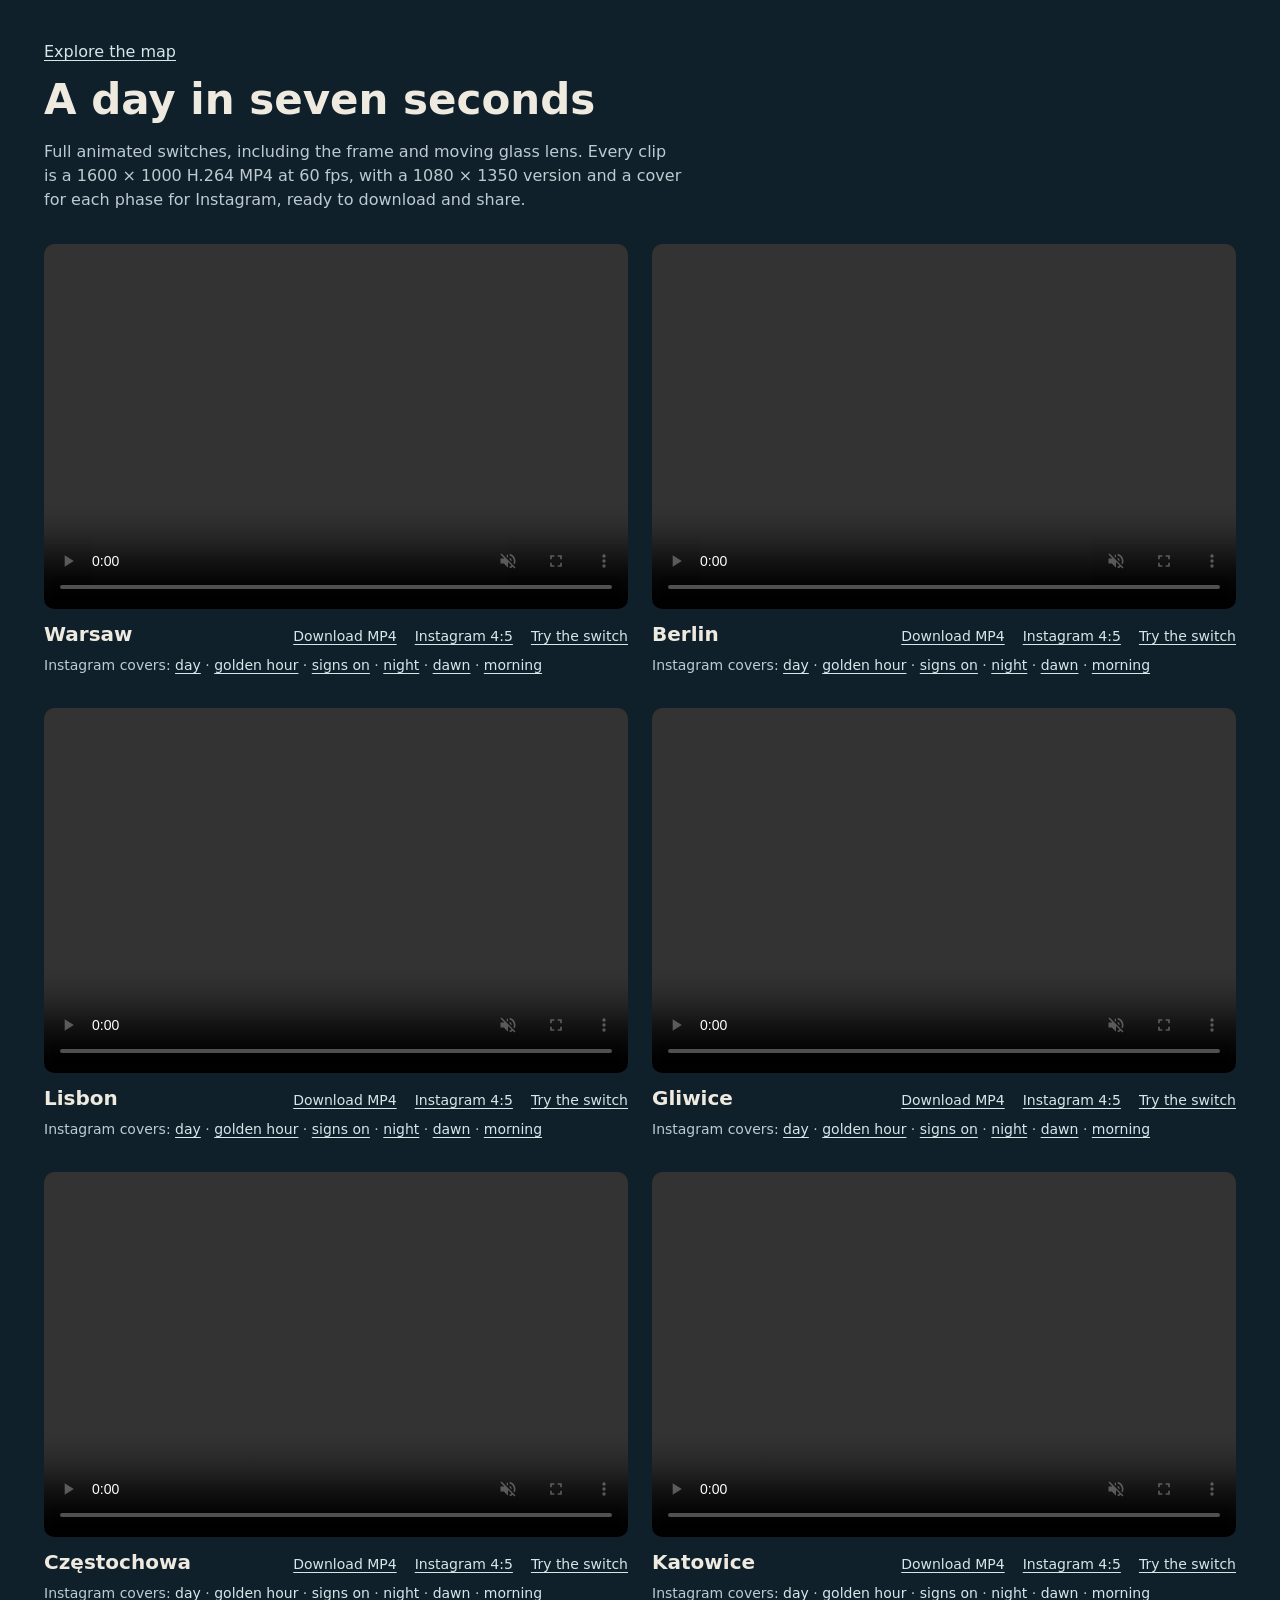
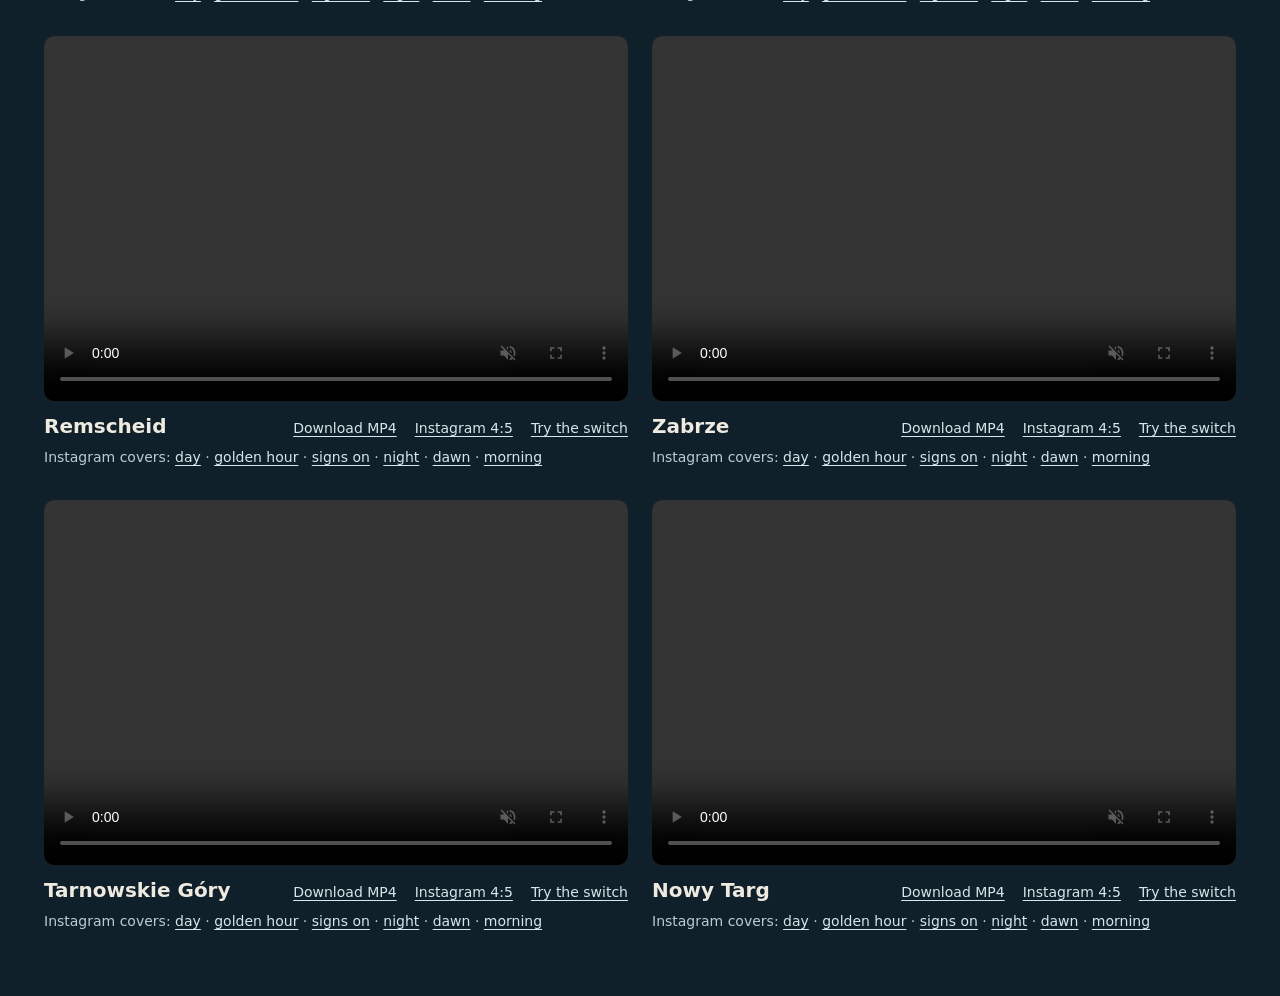
<file: videos.html>
<!doctype html>
<html lang="en">
<head>
<meta charset="utf-8">
<meta name="viewport" content="width=device-width, initial-scale=1">
<title>City switches — 60 fps videos</title>
<meta name="description" content="Seven-second videos of eight animated city switches. Download full-switch recordings in H.264 MP4 at 60 fps.">
<style>
* { box-sizing: border-box; }
body { margin: 0; color: #eeeae0; background: #10202b; font: 16px/1.5 ui-sans-serif, system-ui, sans-serif; }
main { max-width: 1240px; margin: auto; padding: 40px 24px 64px; }
h1 { margin: 12px 0; font-size: clamp(28px, 4vw, 42px); line-height: 1.15; }
header { margin-bottom: 32px; }
header p { color: #bdcbd0; max-width: 640px; }
a { color: #d5e7e8; text-underline-offset: 3px; }
.grid { display: grid; grid-template-columns: repeat(auto-fit, minmax(min(100%, 440px), 1fr)); gap: 32px 24px; }
article { min-width: 0; }
video { display: block; width: 100%; aspect-ratio: 8 / 5; background: #070e13; border-radius: 10px; }
article div { display: flex; gap: 18px; align-items: baseline; flex-wrap: wrap; padding-top: 10px; }
h2 { flex: 1; margin: 0; font-size: 20px; font-weight: 600; }
article a { font-size: 14px; }
.covers { margin: 6px 0 0; font-size: 14px; color: #bdcbd0; }
</style>
</head>
<body>
<main>
<header>
<a href="index.html">Explore the map</a>
<h1>A day in seven seconds</h1>
<p>Full animated switches, including the frame and moving glass lens. Every clip is a 1600 × 1000 H.264 MP4 at 60 fps, with a 1080 × 1350 version and a cover for each phase for Instagram, ready to download and share.</p>
</header>
<div class="grid">
<article>
  <video controls loop muted playsinline preload="metadata" aria-label="Warsaw day and night switch"><source src="https://preacherxp.github.io/warsaw-switch/warsaw-day-night-60fps.mp4" type="video/mp4"></video>
  <div><h2>Warsaw</h2><a href="https://preacherxp.github.io/warsaw-switch/warsaw-day-night-60fps.mp4" download>Download MP4</a><a href="https://preacherxp.github.io/warsaw-switch/warsaw-instagram-4x5-60fps.mp4" download>Instagram 4:5</a><a href="https://preacherxp.github.io/warsaw-switch/">Try the switch</a></div>
  <p class="covers">Instagram covers: <a href="https://preacherxp.github.io/warsaw-switch/warsaw-instagram-cover-1-daytime.jpg" download>day</a> · <a href="https://preacherxp.github.io/warsaw-switch/warsaw-instagram-cover-2-golden-hour.jpg" download>golden hour</a> · <a href="https://preacherxp.github.io/warsaw-switch/warsaw-instagram-cover-3-signs-coming-on.jpg" download>signs on</a> · <a href="https://preacherxp.github.io/warsaw-switch/warsaw-instagram-cover-4-night.jpg" download>night</a> · <a href="https://preacherxp.github.io/warsaw-switch/warsaw-instagram-cover-5-dawn.jpg" download>dawn</a> · <a href="https://preacherxp.github.io/warsaw-switch/warsaw-instagram-cover-6-morning.jpg" download>morning</a></p>
</article>
<article>
  <video controls loop muted playsinline preload="metadata" aria-label="Berlin day and night switch"><source src="https://preacherxp.github.io/berlin-switch/berlin-day-night-60fps.mp4" type="video/mp4"></video>
  <div><h2>Berlin</h2><a href="https://preacherxp.github.io/berlin-switch/berlin-day-night-60fps.mp4" download>Download MP4</a><a href="https://preacherxp.github.io/berlin-switch/berlin-instagram-4x5-60fps.mp4" download>Instagram 4:5</a><a href="https://preacherxp.github.io/berlin-switch/">Try the switch</a></div>
  <p class="covers">Instagram covers: <a href="https://preacherxp.github.io/berlin-switch/berlin-instagram-cover-1-daytime.jpg" download>day</a> · <a href="https://preacherxp.github.io/berlin-switch/berlin-instagram-cover-2-golden-hour.jpg" download>golden hour</a> · <a href="https://preacherxp.github.io/berlin-switch/berlin-instagram-cover-3-signs-coming-on.jpg" download>signs on</a> · <a href="https://preacherxp.github.io/berlin-switch/berlin-instagram-cover-4-night.jpg" download>night</a> · <a href="https://preacherxp.github.io/berlin-switch/berlin-instagram-cover-5-dawn.jpg" download>dawn</a> · <a href="https://preacherxp.github.io/berlin-switch/berlin-instagram-cover-6-morning.jpg" download>morning</a></p>
</article>
<article>
  <video controls loop muted playsinline preload="metadata" aria-label="Lisbon day and night switch"><source src="https://preacherxp.github.io/lisbon-switch/lisbon-day-night-60fps.mp4" type="video/mp4"></video>
  <div><h2>Lisbon</h2><a href="https://preacherxp.github.io/lisbon-switch/lisbon-day-night-60fps.mp4" download>Download MP4</a><a href="https://preacherxp.github.io/lisbon-switch/lisbon-instagram-4x5-60fps.mp4" download>Instagram 4:5</a><a href="https://preacherxp.github.io/lisbon-switch/">Try the switch</a></div>
  <p class="covers">Instagram covers: <a href="https://preacherxp.github.io/lisbon-switch/lisbon-instagram-cover-1-daytime.jpg" download>day</a> · <a href="https://preacherxp.github.io/lisbon-switch/lisbon-instagram-cover-2-golden-hour.jpg" download>golden hour</a> · <a href="https://preacherxp.github.io/lisbon-switch/lisbon-instagram-cover-3-signs-coming-on.jpg" download>signs on</a> · <a href="https://preacherxp.github.io/lisbon-switch/lisbon-instagram-cover-4-night.jpg" download>night</a> · <a href="https://preacherxp.github.io/lisbon-switch/lisbon-instagram-cover-5-dawn.jpg" download>dawn</a> · <a href="https://preacherxp.github.io/lisbon-switch/lisbon-instagram-cover-6-morning.jpg" download>morning</a></p>
</article>
<article>
  <video controls loop muted playsinline preload="metadata" aria-label="Gliwice day and night switch"><source src="https://preacherxp.github.io/gliwice-switch/gliwice-day-night-60fps.mp4" type="video/mp4"></video>
  <div><h2>Gliwice</h2><a href="https://preacherxp.github.io/gliwice-switch/gliwice-day-night-60fps.mp4" download>Download MP4</a><a href="https://preacherxp.github.io/gliwice-switch/gliwice-instagram-4x5-60fps.mp4" download>Instagram 4:5</a><a href="https://preacherxp.github.io/gliwice-switch/">Try the switch</a></div>
  <p class="covers">Instagram covers: <a href="https://preacherxp.github.io/gliwice-switch/gliwice-instagram-cover-1-daytime.jpg" download>day</a> · <a href="https://preacherxp.github.io/gliwice-switch/gliwice-instagram-cover-2-golden-hour.jpg" download>golden hour</a> · <a href="https://preacherxp.github.io/gliwice-switch/gliwice-instagram-cover-3-signs-coming-on.jpg" download>signs on</a> · <a href="https://preacherxp.github.io/gliwice-switch/gliwice-instagram-cover-4-night.jpg" download>night</a> · <a href="https://preacherxp.github.io/gliwice-switch/gliwice-instagram-cover-5-dawn.jpg" download>dawn</a> · <a href="https://preacherxp.github.io/gliwice-switch/gliwice-instagram-cover-6-morning.jpg" download>morning</a></p>
</article>
<article>
  <video controls loop muted playsinline preload="metadata" aria-label="Częstochowa day and night switch"><source src="https://preacherxp.github.io/czestochowa-switch/czestochowa-day-night-60fps.mp4" type="video/mp4"></video>
  <div><h2>Częstochowa</h2><a href="https://preacherxp.github.io/czestochowa-switch/czestochowa-day-night-60fps.mp4" download>Download MP4</a><a href="https://preacherxp.github.io/czestochowa-switch/czestochowa-instagram-4x5-60fps.mp4" download>Instagram 4:5</a><a href="https://preacherxp.github.io/czestochowa-switch/">Try the switch</a></div>
  <p class="covers">Instagram covers: <a href="https://preacherxp.github.io/czestochowa-switch/czestochowa-instagram-cover-1-daytime.jpg" download>day</a> · <a href="https://preacherxp.github.io/czestochowa-switch/czestochowa-instagram-cover-2-golden-hour.jpg" download>golden hour</a> · <a href="https://preacherxp.github.io/czestochowa-switch/czestochowa-instagram-cover-3-signs-coming-on.jpg" download>signs on</a> · <a href="https://preacherxp.github.io/czestochowa-switch/czestochowa-instagram-cover-4-night.jpg" download>night</a> · <a href="https://preacherxp.github.io/czestochowa-switch/czestochowa-instagram-cover-5-dawn.jpg" download>dawn</a> · <a href="https://preacherxp.github.io/czestochowa-switch/czestochowa-instagram-cover-6-morning.jpg" download>morning</a></p>
</article>
<article>
  <video controls loop muted playsinline preload="metadata" aria-label="Katowice day and night switch"><source src="https://preacherxp.github.io/katowice-switch/katowice-day-night-60fps.mp4" type="video/mp4"></video>
  <div><h2>Katowice</h2><a href="https://preacherxp.github.io/katowice-switch/katowice-day-night-60fps.mp4" download>Download MP4</a><a href="https://preacherxp.github.io/katowice-switch/katowice-instagram-4x5-60fps.mp4" download>Instagram 4:5</a><a href="https://preacherxp.github.io/katowice-switch/">Try the switch</a></div>
  <p class="covers">Instagram covers: <a href="https://preacherxp.github.io/katowice-switch/katowice-instagram-cover-1-daytime.jpg" download>day</a> · <a href="https://preacherxp.github.io/katowice-switch/katowice-instagram-cover-2-golden-hour.jpg" download>golden hour</a> · <a href="https://preacherxp.github.io/katowice-switch/katowice-instagram-cover-3-signs-coming-on.jpg" download>signs on</a> · <a href="https://preacherxp.github.io/katowice-switch/katowice-instagram-cover-4-night.jpg" download>night</a> · <a href="https://preacherxp.github.io/katowice-switch/katowice-instagram-cover-5-dawn.jpg" download>dawn</a> · <a href="https://preacherxp.github.io/katowice-switch/katowice-instagram-cover-6-morning.jpg" download>morning</a></p>
</article>
<article>
  <video controls loop muted playsinline preload="metadata" aria-label="Remscheid day and night switch"><source src="https://preacherxp.github.io/remscheid-switch/remscheid-day-night-60fps.mp4" type="video/mp4"></video>
  <div><h2>Remscheid</h2><a href="https://preacherxp.github.io/remscheid-switch/remscheid-day-night-60fps.mp4" download>Download MP4</a><a href="https://preacherxp.github.io/remscheid-switch/remscheid-instagram-4x5-60fps.mp4" download>Instagram 4:5</a><a href="https://preacherxp.github.io/remscheid-switch/">Try the switch</a></div>
  <p class="covers">Instagram covers: <a href="https://preacherxp.github.io/remscheid-switch/remscheid-instagram-cover-1-daytime.jpg" download>day</a> · <a href="https://preacherxp.github.io/remscheid-switch/remscheid-instagram-cover-2-golden-hour.jpg" download>golden hour</a> · <a href="https://preacherxp.github.io/remscheid-switch/remscheid-instagram-cover-3-signs-coming-on.jpg" download>signs on</a> · <a href="https://preacherxp.github.io/remscheid-switch/remscheid-instagram-cover-4-night.jpg" download>night</a> · <a href="https://preacherxp.github.io/remscheid-switch/remscheid-instagram-cover-5-dawn.jpg" download>dawn</a> · <a href="https://preacherxp.github.io/remscheid-switch/remscheid-instagram-cover-6-morning.jpg" download>morning</a></p>
</article>
<article>
  <video controls loop muted playsinline preload="metadata" aria-label="Zabrze day and night switch"><source src="https://preacherxp.github.io/zabrze-switch/zabrze-day-night-60fps.mp4" type="video/mp4"></video>
  <div><h2>Zabrze</h2><a href="https://preacherxp.github.io/zabrze-switch/zabrze-day-night-60fps.mp4" download>Download MP4</a><a href="https://preacherxp.github.io/zabrze-switch/zabrze-instagram-4x5-60fps.mp4" download>Instagram 4:5</a><a href="https://preacherxp.github.io/zabrze-switch/">Try the switch</a></div>
  <p class="covers">Instagram covers: <a href="https://preacherxp.github.io/zabrze-switch/zabrze-instagram-cover-1-daytime.jpg" download>day</a> · <a href="https://preacherxp.github.io/zabrze-switch/zabrze-instagram-cover-2-golden-hour.jpg" download>golden hour</a> · <a href="https://preacherxp.github.io/zabrze-switch/zabrze-instagram-cover-3-signs-coming-on.jpg" download>signs on</a> · <a href="https://preacherxp.github.io/zabrze-switch/zabrze-instagram-cover-4-night.jpg" download>night</a> · <a href="https://preacherxp.github.io/zabrze-switch/zabrze-instagram-cover-5-dawn.jpg" download>dawn</a> · <a href="https://preacherxp.github.io/zabrze-switch/zabrze-instagram-cover-6-morning.jpg" download>morning</a></p>
</article>
<article>
  <video controls loop muted playsinline preload="metadata" aria-label="Tarnowskie Góry day and night switch"><source src="https://preacherxp.github.io/tarnowskie-gory-switch/tarnowskie-gory-day-night-60fps.mp4" type="video/mp4"></video>
  <div><h2>Tarnowskie Góry</h2><a href="https://preacherxp.github.io/tarnowskie-gory-switch/tarnowskie-gory-day-night-60fps.mp4" download>Download MP4</a><a href="https://preacherxp.github.io/tarnowskie-gory-switch/tarnowskie-gory-instagram-4x5-60fps.mp4" download>Instagram 4:5</a><a href="https://preacherxp.github.io/tarnowskie-gory-switch/">Try the switch</a></div>
  <p class="covers">Instagram covers: <a href="https://preacherxp.github.io/tarnowskie-gory-switch/tarnowskie-gory-instagram-cover-1-daytime.jpg" download>day</a> · <a href="https://preacherxp.github.io/tarnowskie-gory-switch/tarnowskie-gory-instagram-cover-2-golden-hour.jpg" download>golden hour</a> · <a href="https://preacherxp.github.io/tarnowskie-gory-switch/tarnowskie-gory-instagram-cover-3-signs-coming-on.jpg" download>signs on</a> · <a href="https://preacherxp.github.io/tarnowskie-gory-switch/tarnowskie-gory-instagram-cover-4-night.jpg" download>night</a> · <a href="https://preacherxp.github.io/tarnowskie-gory-switch/tarnowskie-gory-instagram-cover-5-dawn.jpg" download>dawn</a> · <a href="https://preacherxp.github.io/tarnowskie-gory-switch/tarnowskie-gory-instagram-cover-6-morning.jpg" download>morning</a></p>
</article>
<article>
  <video controls loop muted playsinline preload="metadata" aria-label="Nowy Targ day and night switch"><source src="https://preacherxp.github.io/nowy-targ-switch/nowy-targ-day-night-60fps.mp4" type="video/mp4"></video>
  <div><h2>Nowy Targ</h2><a href="https://preacherxp.github.io/nowy-targ-switch/nowy-targ-day-night-60fps.mp4" download>Download MP4</a><a href="https://preacherxp.github.io/nowy-targ-switch/nowy-targ-instagram-4x5-60fps.mp4" download>Instagram 4:5</a><a href="https://preacherxp.github.io/nowy-targ-switch/">Try the switch</a></div>
  <p class="covers">Instagram covers: <a href="https://preacherxp.github.io/nowy-targ-switch/nowy-targ-instagram-cover-1-daytime.jpg" download>day</a> · <a href="https://preacherxp.github.io/nowy-targ-switch/nowy-targ-instagram-cover-2-golden-hour.jpg" download>golden hour</a> · <a href="https://preacherxp.github.io/nowy-targ-switch/nowy-targ-instagram-cover-3-signs-coming-on.jpg" download>signs on</a> · <a href="https://preacherxp.github.io/nowy-targ-switch/nowy-targ-instagram-cover-4-night.jpg" download>night</a> · <a href="https://preacherxp.github.io/nowy-targ-switch/nowy-targ-instagram-cover-5-dawn.jpg" download>dawn</a> · <a href="https://preacherxp.github.io/nowy-targ-switch/nowy-targ-instagram-cover-6-morning.jpg" download>morning</a></p>
</article>
</div>
</main>
</body>
</html>
</file>
